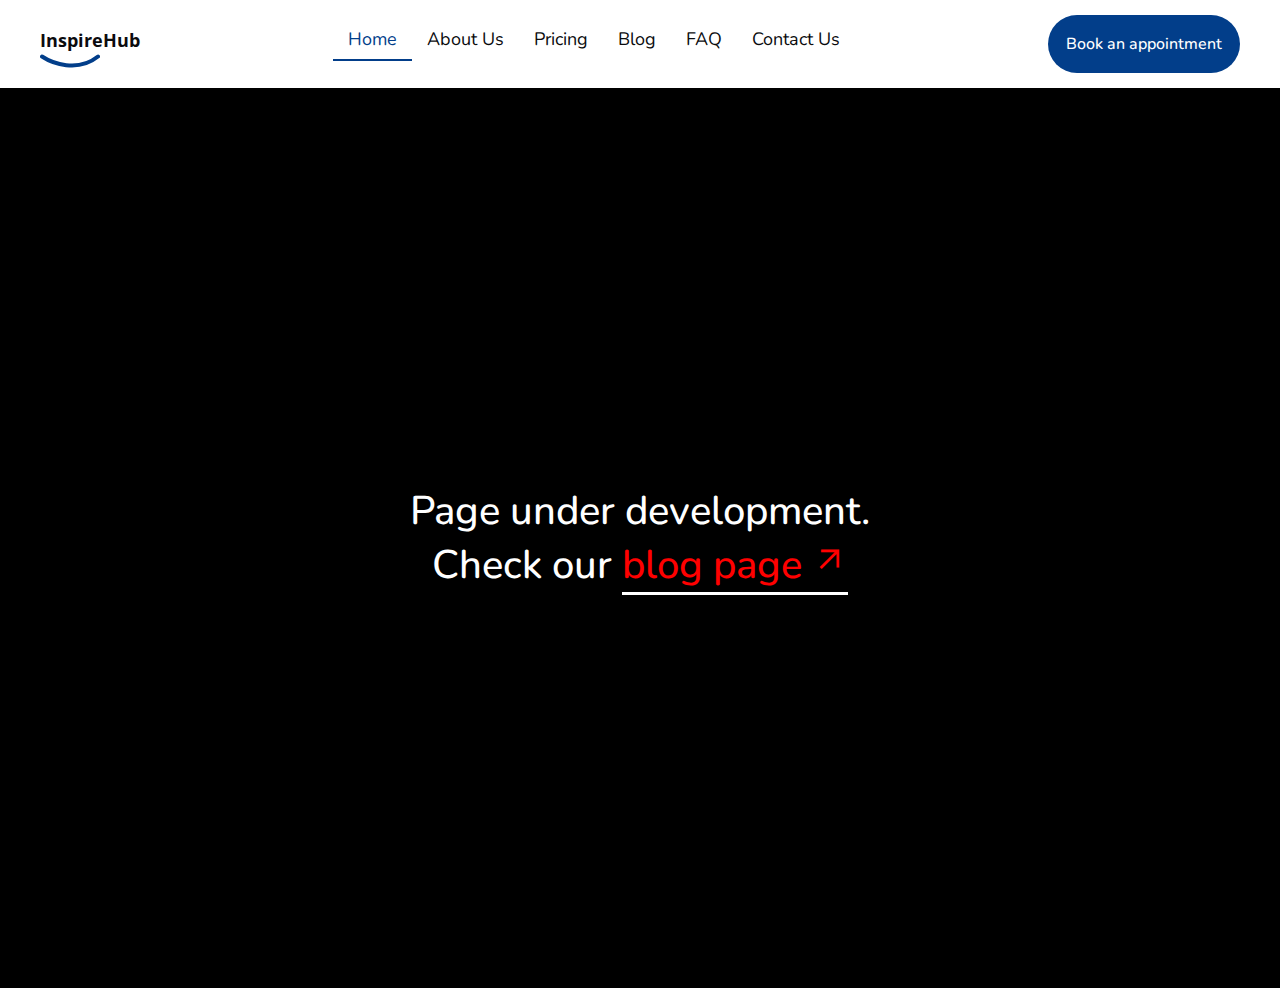
<file: index.html>
<!DOCTYPE html>
<html lang="en">
<head>
   <meta charset="UTF-8">
   <meta name="viewport" content="width=device-width, initial-scale=1.0">
   <title>InspireHub home</title>
   <link rel="stylesheet" href="./css/blog.css">
   <link rel="stylesheet" href="./css/index.css">
   <link href="https://fonts.googleapis.com/css2?family=Nunito:wght@400;700&family=Open+Sans:wght@400;700&display=swap" rel="stylesheet">
   <link href="https://fonts.googleapis.com/css2?family=Material+Symbols+Outlined" rel="stylesheet">
</head>
<body>
   <div id="home"></div>

   <header>
      <div id="logo" role="img" aria-label="InspireHub logo">
         <a href="#home">
            <h1>InspireHub</h1>
            <div id="vector">
               <svg aria-label="InspireHub icon" width="60" height="14" viewBox="0 0 60 14" fill="none"
                  xmlns="http://www.w3.org/2000/svg">
                  <path d="M2 2.5C12.2044 9.29161 37.6907 18.7999 58 2.5" stroke="#023E8A" stroke-width="4"
                     stroke-linecap="round" />
               </svg>
            </div>
         </a>
      </div>

      <!-- Menu button for smaller screens -->
      <div id="menu-btn" role="button">
         <svg aria-label="button icon" xmlns="http://www.w3.org/2000/svg" width="24" height="24" viewBox="0 0 24 24"
            fill="none" stroke="currentColor" stroke-width="2" stroke-linecap="round" stroke-linejoin="round"
            class="icon icon-tabler icons-tabler-outline icon-tabler-align-right">
            <path stroke="none" d="M0 0h24v24H0z" fill="none" />
            <path d="M4 6l16 0" />
            <path d="M10 12l10 0" />
            <path d="M6 18l14 0" />
         </svg>
      </div>
      <!-- Menu button ends -->

      <div id="topnav-container">
         <nav>
            <ul>
               <li><a href="index.html" class="active">Home</a></li>
               <li><a href="./pages/about.html">About Us</a></li>
               <li><a href="./pages/pricing.html">Pricing</a></li>
               <li><a href="./pages/blog.html">Blog</a></li>
               <li><a href="./pages/faq.html">FAQ</a></li>
               <li><a href="./pages/contact.html">Contact Us</a></li>
            </ul>
         </nav>
         <a id="mobile-cta-btn" role="button" href="./pages/appointment.html">Book an appointment</a>
         <!-- Mobile nav close button -->
         <span id="close-btn">&times;</span>
      </div>
      <a id="cta-btn" role="button" href="./pages/appointment.html">Book an appointment</a>
   </header>


      <div class="site-msg">
         <p>Page under development. <br>Check our <a href="./pages/blog.html">blog&nbsp;page&nbsp;<span class="material-symbols-outlined icon">arrow_outward</span></a></p>
      </div>
  <script src="./js/main.js"></script>
</body>
</html>
</file>
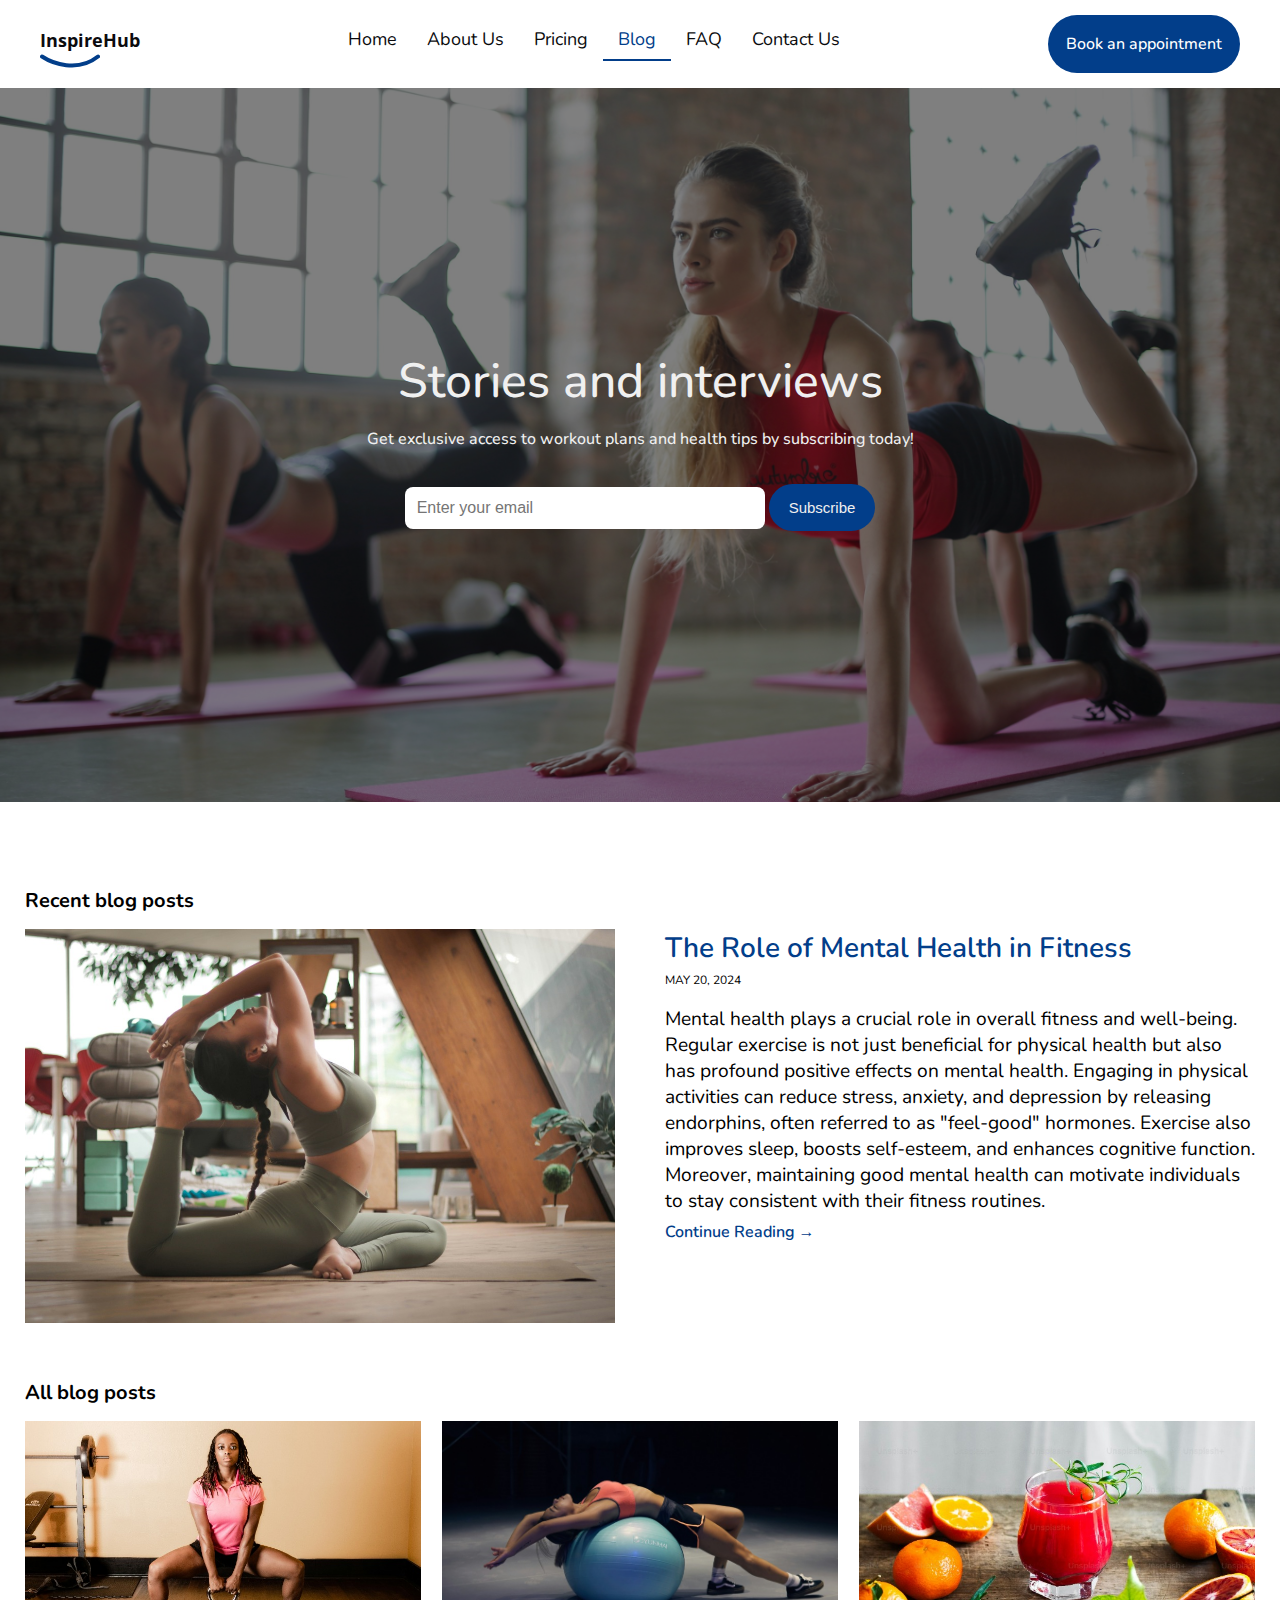
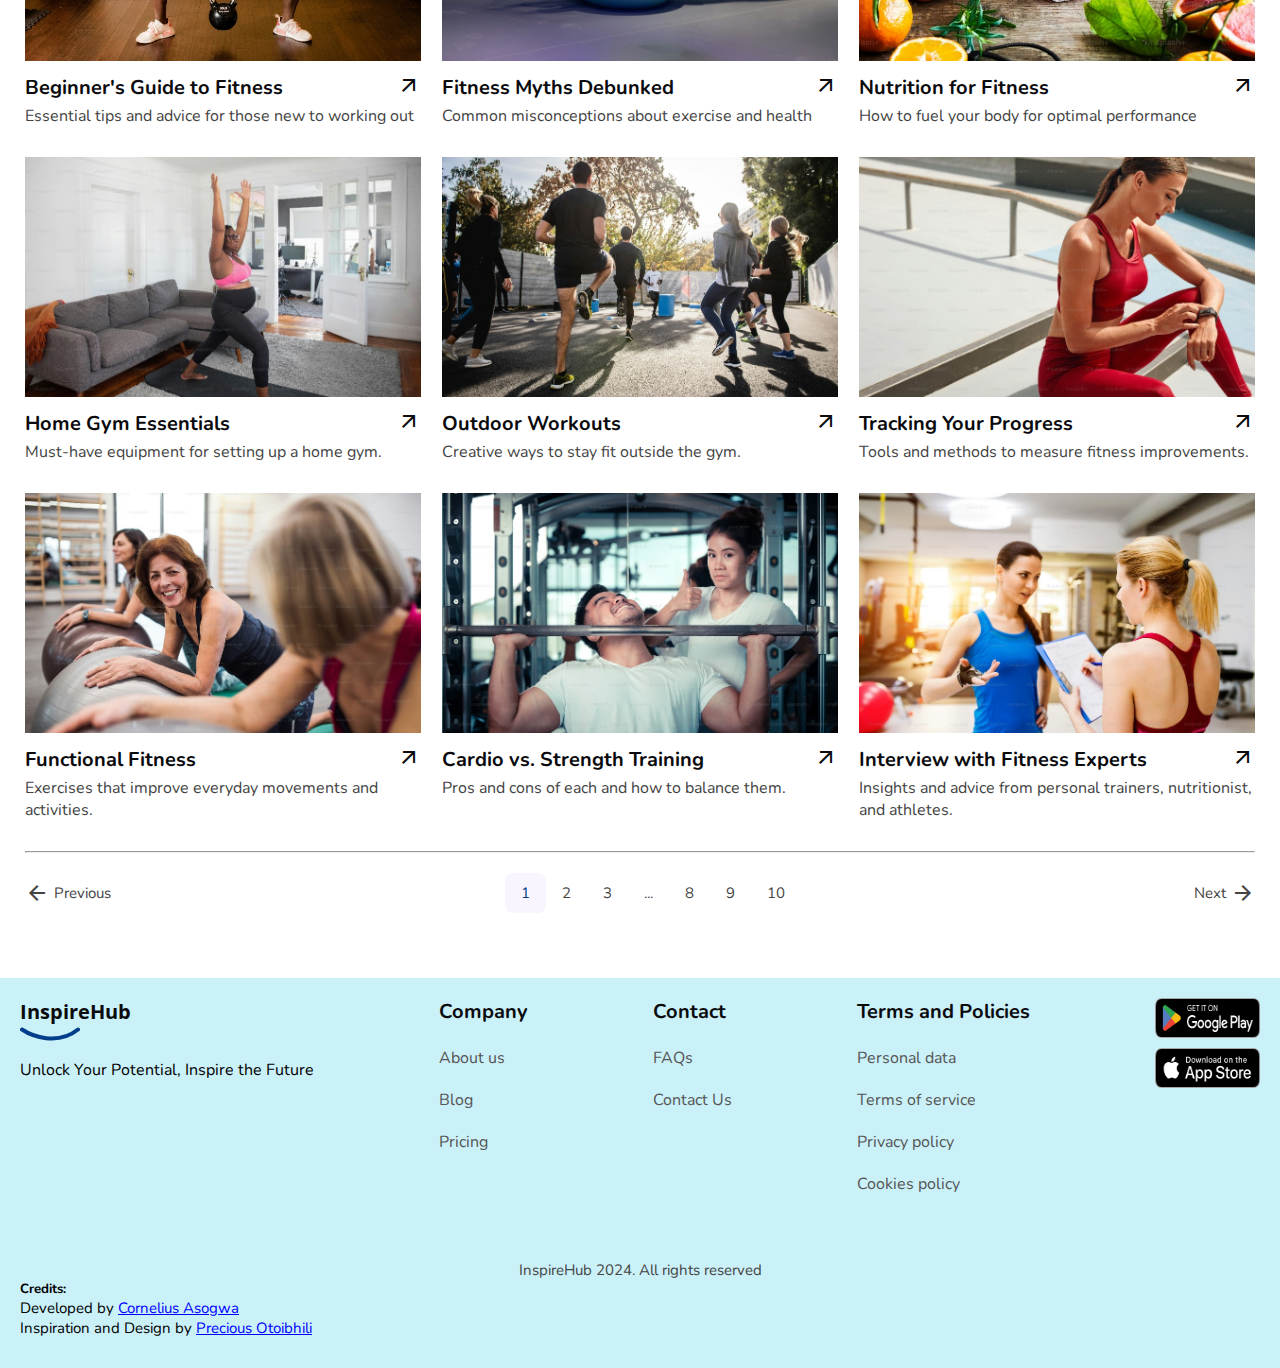
<file: pages/blog.html>
<!DOCTYPE html>
<html lang="en">

<head>
   <meta charset="UTF-8">
   <meta name="viewport" content="width=device-width, initial-scale=1.0">
   <meta name="description" content="A fitness organisation that offers services and provides contents to improve and encourage the health and fitness of people.">
   <meta name="author" content="Precious Otoibhili">
   <title>InspireHub Blog</title>
   <link rel="stylesheet" href="../css/blog.css">
   <link href="https://fonts.googleapis.com/css2?family=Nunito:wght@400;700&family=Open+Sans:wght@400;700&display=swap" rel="stylesheet">
   <link href="https://fonts.googleapis.com/css2?family=Material+Symbols+Outlined" rel="stylesheet">
</head>

<body>

   <header>
      <div id="logo" role="img" aria-label="InspireHub logo">
         <a href="../index.html">
            <h1>InspireHub</h1>
            <div id="vector">
               <svg aria-label="InspireHub icon" width="60" height="14" viewBox="0 0 60 14" fill="none"
                  xmlns="http://www.w3.org/2000/svg">
                  <path d="M2 2.5C12.2044 9.29161 37.6907 18.7999 58 2.5" stroke="#023E8A" stroke-width="4"
                     stroke-linecap="round" />
               </svg>
            </div>
         </a>
      </div>

      <!-- Menu button for smaller screens -->
      <div id="menu-btn" role="button">
         <svg aria-label="button icon" xmlns="http://www.w3.org/2000/svg" width="24" height="24" viewBox="0 0 24 24"
            fill="none" stroke="currentColor" stroke-width="2" stroke-linecap="round" stroke-linejoin="round"
            class="icon icon-tabler icons-tabler-outline icon-tabler-align-right">
            <path stroke="none" d="M0 0h24v24H0z" fill="none" />
            <path d="M4 6l16 0" />
            <path d="M10 12l10 0" />
            <path d="M6 18l14 0" />
         </svg>
      </div>
      <!-- Menu button ends -->

      <div id="topnav-container">
         <nav>
            <ul>
               <li><a href="../index.html">Home</a></li>
               <li><a href="./about.html">About Us</a></li>
               <li><a href="./pricing.html">Pricing</a></li>
               <li><a href="./blog.html" class="active">Blog</a></li>
               <li><a href="./faq.html">FAQ</a></li>
               <li><a href="./contact.html">Contact Us</a></li>
            </ul>
         </nav>
         <a id="mobile-cta-btn" role="button" href="./appointment.html">Book an appointment</a>
         <!-- Mobile nav close button -->
         <span id="close-btn">&times;</span>
      </div>
      <a id="cta-btn" role="button" href="./appointment.html">Book an appointment</a>
   </header>

   <main>
      <section id="hero">
         <div id="hero-content">
            <h1>Stories and interviews</h1>
            <p>Get exclusive access to workout plans and health tips by subscribing today!</p>

            <form method="post" id="newsletterForm" netlify>
               <label for="email">
                  <input type="email" id="email" name="email" placeholder="Enter your email" autocomplete="email" required>
               </label>
               <div id="error-message">Please enter a valid email address</div>
               <input type="submit" id="news-submit-btn" value="Subscribe">
            </form>
         </div>
      </section>

      <div id="section-wrapper">
         <section id="recent-blog-post">
            <h2>Recent blog posts</h2>
            <article>
               <div id="img-container">
                  <a href="./blogs/mental-health-role.html">
                     <img src="../images/yoga-girl.jpg" alt="Girl doing yoga">
                  </a>
               </div>
               <div id="recent-blog-content">
                  <h3><a href="./blogs/mental-health-role.html">The Role of Mental Health in Fitness</a></h3>
                  <span id="post-date">MAY 20, 2024</span>

                  <p>
                     Mental health plays a crucial role in overall fitness and well-being. Regular exercise is not just
                     beneficial for physical health but also has profound positive effects on mental health. Engaging in
                     physical activities can reduce stress, anxiety, and depression by releasing endorphins, often
                     referred to as "feel-good" hormones. Exercise also improves sleep, boosts self-esteem, and enhances
                     cognitive function. Moreover, maintaining good mental health can motivate individuals to stay
                     consistent with their fitness routines.
                  </p>
                  <p id="continue-reading"><a href="./blogs/mental-health-role.html">Continue Reading <span class="arrow">&rarr;</span></a></p>
               </div>
            </article>
         </section>

         <section id="related-post">
            <h2>All blog posts</h2>

            <div id="related-post-articles-container">
               <article>
                  <a href="./blogs/fitness-guide.html">
                     <img src="../images/beginners-guide.jpg" alt="A girl lifting weight">
                     <h3>Beginner's Guide to Fitness <span class="material-symbols-outlined">arrow_outward</span></h3>
                     <p>Essential tips and advice for those new to working out</p>
                  </a>
               </article>

               <article>
                  <a href="./blogs/fitness-myth.html">
                     <img src="../images/fitness-myth.jpg" alt="A girl stretching on a stretch ball">
                     <h3>Fitness Myths Debunked <span class="material-symbols-outlined">arrow_outward</span></h3>
                     <p>Common misconceptions about exercise and health</p>
                  </a>
               </article>

               <article>
                  <a href="./blogs/fitness-nutrition.html">
                     <img src="../images/nutrition-fitness.jpg" alt="Sliced fruits">
                     <h3>Nutrition for Fitness <span class="material-symbols-outlined">arrow_outward</span></h3>
                     <p>How to fuel your body for optimal performance</p>
                  </a>
               </article>

               <article>
                  <a href="./blogs/home-gym.html">
                     <img src="../images/home-gym.jpg" alt="A woman exercising at home">
                     <h3>Home Gym Essentials <span class="material-symbols-outlined">arrow_outward</span></h3>
                     <p>Must-have equipment for setting up a home gym.</p>
                  </a>
               </article>

               <article>
                  <a href="./blogs/outdoor-workout.html">
                     <img src="../images/outdoor-workout.jpg" alt="People working out outdoor">
                     <h3>Outdoor Workouts <span class="material-symbols-outlined">arrow_outward</span></h3>
                     <p>Creative ways to stay fit outside the gym.</p>
                  </a>
               </article>

               <article>
                  <a href="./blogs/tracking-progress.html">
                     <img src="../images/tracking-progress.jpg" alt="A girl looking at her wrist watch">
                     <h3>Tracking Your Progress <span class="material-symbols-outlined">arrow_outward</span></h3>
                     <p>Tools and methods to measure fitness improvements.</p>
                  </a>
               </article>

               <article>
                  <a href="./blogs/functional-firness.html">
                     <img src="../images/functional-fitness.jpg" alt="Girls chatting at the gym">
                     <h3>Functional Fitness <span class="material-symbols-outlined">arrow_outward</span></h3>
                     <p>Exercises that improve everyday movements and activities.</p>
                  </a>
               </article>

               <article>
                  <a href="./blogs/cardio-training.html">
                     <img src="../images/cardio.jpg" alt="A man lifting weight">
                     <h3>Cardio vs. Strength Training <span class="material-symbols-outlined">arrow_outward</span></h3>
                     <p>Pros and cons of each and how to balance them.</p>
                  </a>
               </article>

               <article>
                  <a href="./blogs/fitness-interview.html">
                     <img src="../images/fitness-interview.jpg" alt="Interview with a gym trainer">
                     <h3>Interview with Fitness Experts <span class="material-symbols-outlined">arrow_outward</span>
                     </h3>
                     <p>Insights and advice from personal trainers, nutritionist, and athletes.</p>
                  </a>
               </article>
            </div>
         </section>

         <hr>

         <div id="pagination">
            <a role="button" href="#fake"><span class="material-symbols-outlined">arrow_back</span> Previous</a>
            <ol>
               <li><a class="active-page" href="#fake">1</a></li>
               <li><a href="#fake">2</a></li>
               <li><a href="#fake">3</a></li>
               <li><a href="#fake">...</a></li>
               <li><a href="#fake">8</a></li>
               <li><a href="#fake">9</a></li>
               <li><a href="#fake">10</a></li>
            </ol>
            <a role="button" href="#fake">Next <span class="material-symbols-outlined">arrow_forward</span></a>
         </div>

         <!-- Mobile pagination -->
         <div id="mobile-pagination">
            <div>
               <a href="#fake"><span class="material-symbols-outlined">arrow_back</span></a>
               <p>Page <span style="font-weight: bold;">1</span> of <span style="font-weight: bold;">10</span></p>
               <a href="#fake"><span class="material-symbols-outlined">arrow_forward</span></a>
            </div>
         </div>
         <!-- Mobile pagination ends -->
      </div>
   </main>

   <footer>
      <div id="main-footer-content">
         <div>
            <div id="logo" role="img" aria-label="InspireHub logo">
               <a href="../index.html">
                  <h1>InspireHub</h1>
                  <div id="vector">
                     <svg aria-label="InspireHub icon" width="60" height="14" viewBox="0 0 60 14" fill="none"
                        xmlns="http://www.w3.org/2000/svg">
                        <path d="M2 2.5C12.2044 9.29161 37.6907 18.7999 58 2.5" stroke="#023E8A" stroke-width="4"
                           stroke-linecap="round" />
                     </svg>
                  </div>
               </a>
            </div>
            <p>Unlock Your Potential, Inspire the Future</p>
         </div>


         <section>
            <h3>Company</h3>
            <ul>
               <li><a href="./about.html">About us</a></li>
               <li><a href="./blog.html">Blog</a></li>
               <li><a href="./pricing.html">Pricing</a></li>
            </ul>
         </section>

         <section>
            <h3>Contact</h3>
            <ul>
               <li><a href="./faq.html">FAQs</a></li>
               <li><a href="./contact.html">Contact Us</a></li>
            </ul>
         </section>

         <section>
            <h3>Terms and Policies</h3>
            <ul>
               <li><a href="./terms-and-policies/personal-data.html">Personal data</a></li>
               <li><a href="./terms-and-policies/service-term.html">Terms of service</a></li>
               <li><a href="./terms-and-policies/privacy.html">Privacy policy</a></li>
               <li><a href="./terms-and-policies/cookies.html">Cookies policy</a></li>
            </ul>
         </section>

         <div id="download-badge">
            <a href="#fake"><img src="../images/playStore-badge.png" alt="Google Play download badge"></a>
            <a href="#fake"><img src="../images/appStore-badge.png" alt="App Store download badge"></a>
         </div>
      </div>

      <p id="copyright">InspireHub 2024. All rights reserved</p>
      <div id="credit">
         <h5>Credits:</h5>
         <p>Developed by <a href="https://x.com/corneliusweb_">Cornelius Asogwa</a></p>
         <p>Inspiration and Design by <a href="https://x.com/Pr3ciousUI">Precious Otoibhili</a></p>
      </div>
   </footer>

   <script src="../js/main.js"></script>
</body>

</html>
</file>
<file: css/blog.css>
:root {
   /* Primary colors */
   --site-blue-color: #023E8A;
   --white-color: #fff;
   --black-color: #000;
   --blue-color: blue;
   --red-color: red;
   --page-black-color: #0B0B0E;
   --footer-lightblue-color: #CAF0F8;
   --footer-links-grey: #6A6B6C;

   /* Secondary colors */
   --level-9-white: #f0f0f0;
   --level-3-black: #333;
   --level-4-black: #444;
   --level-5-black: #555;
   --level-6-black: #666;
   --faint-black-color: rgba(0, 0, 0, 0.5);
   --pagination-bg-color: #F9F5FF;

   /* Fonts */
   --site-font: 'Nunito', sans-serif;
   --logo-font: 'Open sans';

   /* Sizes */
   --max-page-size: 1440px;
   --page-padding: 25px;
   --page-padding-small-screen: 15px;
}

* {
   box-sizing: border-box;
   margin: 0;
   padding: 0;
}

/* Large screen hidden buttons */
#menu-btn {
   display: none;
}

#close-btn {
   display: none;
}

#mobile-cta-btn {
   display: none;
}

/* ...................... */


body {
   font-family: var(--site-font), sans-serif;
   /* max-width: var(--max-page-size); */
   background-color: var(--white-color);
}

header {
   display: flex;
   justify-content: space-between;
   align-items: center;
   padding: 15px 40px;
}

header a {
   text-decoration: none;
   color: var(--page-black-color);
}

header h1 {
   font-family: var(--logo-font), sans-serif;
   font-size: 18px;
   color: var(--page-black-color);
}

header #vector {
   width: 56px;
   height: 9px;
}

header nav ul {
   list-style-type: none;
   display: flex;
}

header nav a {
   padding: 0 15px;
   display: inline-block;
   font-size: 18px;
   padding-bottom: 8px;
}

header nav a:hover:not(a.active) {
   text-decoration: underline;
}

header nav a.active {
   border-bottom: 2px solid var(--site-blue-color);
   color: var(--site-blue-color);
}


header #cta-btn {
   background-color: var(--site-blue-color);
   border-radius: 50px;
   border: none;
   color: var(--white-color);
   font-weight: 500;
   display: block;
   padding: 18px;
}


main section#hero {
   width: 100%;
   height: 714px;
   background-image: url('/images/fitness-background.jpg');
   background-repeat: no-repeat;
   background-position: center;
   background-size: cover;
   margin-bottom: 60px;
}

section #hero-content {
   height: 100%;
   width: 100%;
   background-color: var(--faint-black-color);
   color: var(--level-9-white);
   padding-top: 260px;
   text-align: center;
}

#hero-content h1 {
   font-size: 48px;
   font-weight: 500;
   margin-bottom: 10px;
}

#hero-content p {
   font-weight: 500;
   line-height: 1.9;
   margin-bottom: 30px;
}

form {
   position: relative;
   max-width: 500px;
   width: 500px;
   margin: auto;
}

#hero input[type="email"] {
   padding: 12px;
   width: 360px;
   border-radius: 8px;
   outline: none;
   border: none;
   font-size: 16px;
}
#hero input[type="email"]:focus {
   border: 3px solid var(--site-blue-color);
}

#error-message {
   color: var(--red-color);
   padding: 3px 0;
   display: none;
   position: absolute;
   left: 4%;
}

#hero input[type="submit"] {
   padding: 15px 20px;
   font-size: 15px;
   border-radius: 25px;
   border: none;
   color: #f0f0f0;
   cursor: pointer;
   background-color: var(--site-blue-color);
   text-align: center;
}


/* All section headings */
section h2 {
   margin-bottom: 15px;
   font-size: 20px;
   display: inline-block;
   text-decoration: none;
   color: var(--black-color);
}

#section-wrapper {
   padding: var(--page-padding);
}


section#recent-blog-post {
   margin-bottom: 50px;
}

#recent-blog-post article {
   display: flex;
   justify-content: space-between;
}

article #img-container {
   width: 48%;
}

#img-container img {
   width: 100%;
   height: auto;
}

article #recent-blog-content {
   width: 48%;
}

#recent-blog-content h3 a {
   color: var(--site-blue-color);
   font-size: 28px;
   font-weight: 600;
   text-decoration: none;
   display: block;
}

#recent-blog-content p {
   font-size: 1.2em;
}

span#post-date {
   display: block;
   font-size: 12px;
   margin-top: 5px;
   margin-bottom: 18px;
}

#continue-reading a {
   display: block;
   color: var(--site-blue-color);
   margin-top: 7px;
   font-size: 16px;
   font-weight: 600;
   text-decoration: none;
}



section #related-post-articles-container {
   display: flex;
   flex-wrap: wrap;
   justify-content: space-between;
}

#related-post-articles-container article {
   width: 32.2%;
   margin-bottom: 30px;
}

section#related-post img {
   width: 100%;
   height: 240px;
   object-fit: cover;
}

#related-post a {
   text-decoration: none;
   display: block;
}

#related-post a:hover {
   text-decoration: underline;
   text-decoration-thickness: 1.5px;
   text-decoration-color: var(--level-6-black);
}

#related-post h3 {
   color: var(--page-black-color);
   font-size: 20px;
   margin-top: 7px;
}

#related-post p {
   margin-top: 4px;
   color: var(--level-4-black);
   font-size: 16px;
}

#related-post .material-symbols-outlined {
   float: right;
}

hr::after {
   content: "";
   clear: both;
   display: table;
}



#pagination {
   display: flex;
   justify-content: space-between;
   align-items: center;
   margin-top: 20px;
}

#pagination ol {
   display: flex;
   list-style-type: none;
}

#pagination a {
   display: block;
   padding: 10px 16px;
   text-decoration: none;
   color: var(--level-4-black);
   font-size: 15px;
}

#pagination a.active-page {
   color: var(--site-blue-color);
   background-color: var(--pagination-bg-color);
   border-radius: 8px;
}

#pagination a[role="button"] {
   gap: 5px;
   display: flex;
   align-items: center;
   padding: 0;
   transition: .2s;
}

#pagination a[role="button"]:hover {
   border: 1px solid var(--level-6-black);
   border-radius: 8px;
   padding: 4px;
   background-color: var(--pagination-bg-color);
   color: var(--site-blue-color);
}

/* Mobile screen pagination */
#mobile-pagination {
   display: none;
}

#mobile-pagination>div {
   display: flex;
   justify-content: space-between;
}

#mobile-pagination a {
   display: block;
   color: var(--page-black-color);
}



footer {
   background-color: var(--footer-lightblue-color);
   margin-top: 40px;
   padding: 20px;
}

footer a {
   text-decoration: none;
   display: block;
}

#main-footer-content {
   display: flex;
   justify-content: space-between;
   width: 100%;
   padding-bottom: 30px;
}

#main-footer-content p {
   margin-top: 12px;
}


footer h1 {
   font-family: var(--logo-font);
   font-size: 20px;
   color: var(--page-black-color);
}

footer h3 {
   font-size: 20px;
   line-height: 27.28px;
   margin-bottom: 12px;
   color: var(--page-black-color);
}

footer ul {
   list-style-type: none;
}

footer li a {
   color: var(--level-5-black);
   padding: 10px 0;
}

footer li a:hover {
   text-decoration: underline;
}

#download-badge img {
   display: block;
   width: 105px;
   height: 40px;
   margin-bottom: 10px;
}


footer #credit {
   margin-bottom: 10px;
}

#credit p {
   font-size: 15px;
   color: var(--black-color);
}

#credit a {
   color: var(--blue-color);
   display: inline;
   line-height: 1.2;
   text-decoration: underline;
}

#credit a:hover {
   text-decoration: none;
}

footer #copyright {
   display: block;
   margin-top: 25px;
   text-align: center;
   font-size: 15px;
   color: var(--level-4-black);
}


@media screen and (min-width: 1440px) {
   #recent-blog-content p {
      line-height: 1.6;
   }
}

@media screen and (max-width: 1180px) {
   main section#hero {
      margin-bottom: 40px;
   }

   #recent-blog-content p {
      font-size: 1em;
   }

   #recent-blog-content h3 a {
      font-size: 22px;
   }
}

@media screen and (max-width: 1045px) {
   header {
      padding: 15px 10px;
   }

   article #img-container {
      width: 49%;
   }

   #section-wrapper {
      padding: var(--page-padding-small-screen);
   }
}

@media screen and (max-width: 950px) {

   header nav a {
      padding: 0 10px;
      font-size: 17px;
   }

   header #cta-btn {
      padding: 12px;
   }



   #main-footer-content {
      flex-wrap: wrap;
      justify-content: space-between;
   }

   #recent-blog-content h3 a {
      font-size: 20px;
   }

   #img-container img {
      height: 330px;
   }



   #related-post-articles-container article {
      width: 48.8%;
      margin-bottom: 30px;
   }


   footer section,
   #main-footer-content div:first-of-type {
      margin-right: 18px;
   }

   footer #copyright {
      margin-bottom: 40px;
      margin-top: 40px;
   }
}

@media screen and (max-width: 770px) {
   #menu-btn {
      display: block;
      cursor: pointer;
      transition: .2s;
   }

   #menu-btn:hover,
   #menu-btn:focus {
      transform: scale(1.2);
   }

   #close-btn {
      display: block;
      font-size: 40px;
      color: var(--white-color);
      position: absolute;
      right: 3%;
      top: 2%;
      transition: .2s;
      cursor: pointer;
   }

   #close-btn:hover {
      color: var(--footer-links-grey);
   }

   #topnav-container {
      display: none;
      position: fixed;
      overflow: auto;
      height: 100%;
      width: 100%;
      left: 0;
      top: 0;
      background-color: var(--black-color);
      text-align: center;
      transition: .2s;
      z-index: 1000;
   }

   header #cta-btn {
      display: none;
   }

   #mobile-cta-btn {
      display: block;
      background-color: var(--site-blue-color);
      color: var(--white-color);
      border-radius: 8px;
      border: none;
      font-weight: 500;
      display: inline-block;
      padding: 12px;
      margin-top: 30px;
   }

   header nav ul {
      flex-direction: column;
      margin-top: 140px;
   }

   header nav a:not(a.active) {
      margin-bottom: 20px;
      font-size: 20px;
      display: inline-block;
      color: var(--white-color);
   }

   header nav a.active {
      margin-bottom: 30px;
      font-size: 25px;
   }


   header {
      padding: 15px 20px;
   }


   form {
      width: unset;
   }

   section#recent-blog-post article {
      flex-direction: column;
      margin-bottom: 40px;
   }

   article #recent-blog-content {
      width: 100%;
      font-size: 1em;
      margin-top: 25px;
   }

   #img-container img,
   article #img-container {
      height: auto;
      width: 100%;
   }



   #related-post-articles-container {
      flex-direction: column;
   }

   #related-post-articles-container article {
      width: 100%;
      margin-bottom: 40px;
   }

   section#related-post img {
      width: 100%;
      height: auto;
      max-height: 400px;
   }


   #main-footer-content {
      flex-direction: column;
   }

   footer {
      padding: 20px;
   }

   footer section {
      margin-top: 30px;
   }

   footer h3 {
      margin-bottom: 4px;
   }

   footer li a {
      padding: 3px 0;
      display: inline-block;
   }

   #main-footer-content>div {
      margin-bottom: 35px;
   }

   #main-footer-content section:last-of-type {
      margin-bottom: 28px;
   }

}


@media screen and (max-width: 580px) {
   section #hero-content {
      padding-top: 170px;
   }

   #hero input[type="email"] {
      width: 92%;
      margin-right: unset;
      margin-top: 40px;
   }
   
   #hero input[type="submit"] {
      margin-top: 25px;
      padding: 10px;
      width: 92%;
      border-radius: 8px;
      font-size: 1.1em;
   }

   #recent-post article p {
      font-size: 1.2em;
      line-height: 1.4;
   }

   #pagination {
      display: none;
   }

   #mobile-pagination {
      display: block;
      margin-top: 25px;
   }

   footer {
      padding: var(--page-padding-small-screen);
   }
   
   div#download-badge a {
      display: inline-block;
      margin-right: 15px;
      margin-bottom: unset;
   }
}
</file>
<file: css/index.css>
.site-msg {
   height: 100dvh;
   width: 100%;
   background-color: #000;
   display: flex;
   justify-content: center;
   align-items: center;
   text-align: center;
   padding: 15px;
}

.site-msg p {
   color: #fff;
   font-size: 40px;
   font-weight: 500;
   padding: 0;
   margin: 0;
   text-align: center;
}

.site-msg a {
   --white-color: #fff;
   --red: red;
   color: var(--red);
   border-bottom: 3px solid var(--white-color);
   text-decoration: none;
}

p .icon {
   font-size: 36px;
}

@media screen and (max-width: 580px) {
   .site-msg p {
      font-size: 28px;
   }

   p .icon {
      font-size: 24px;
   }
}
</file>
